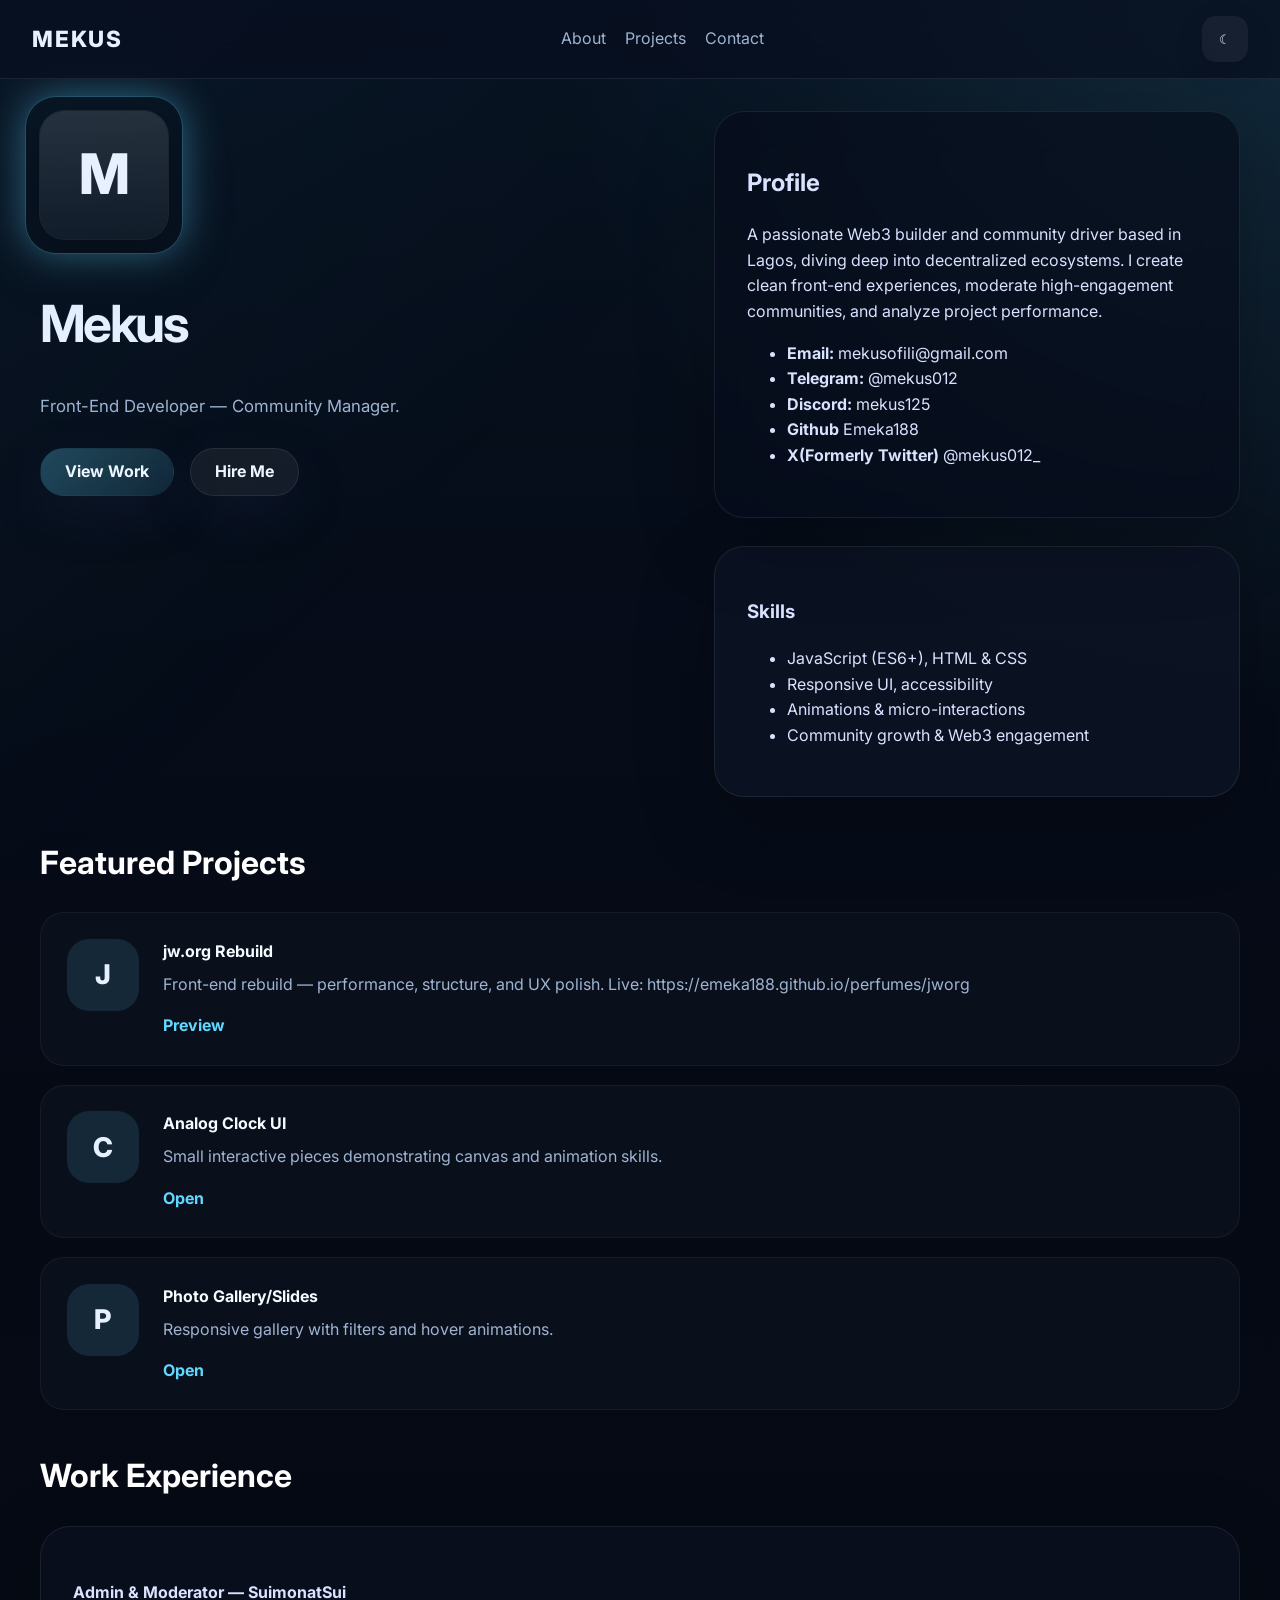
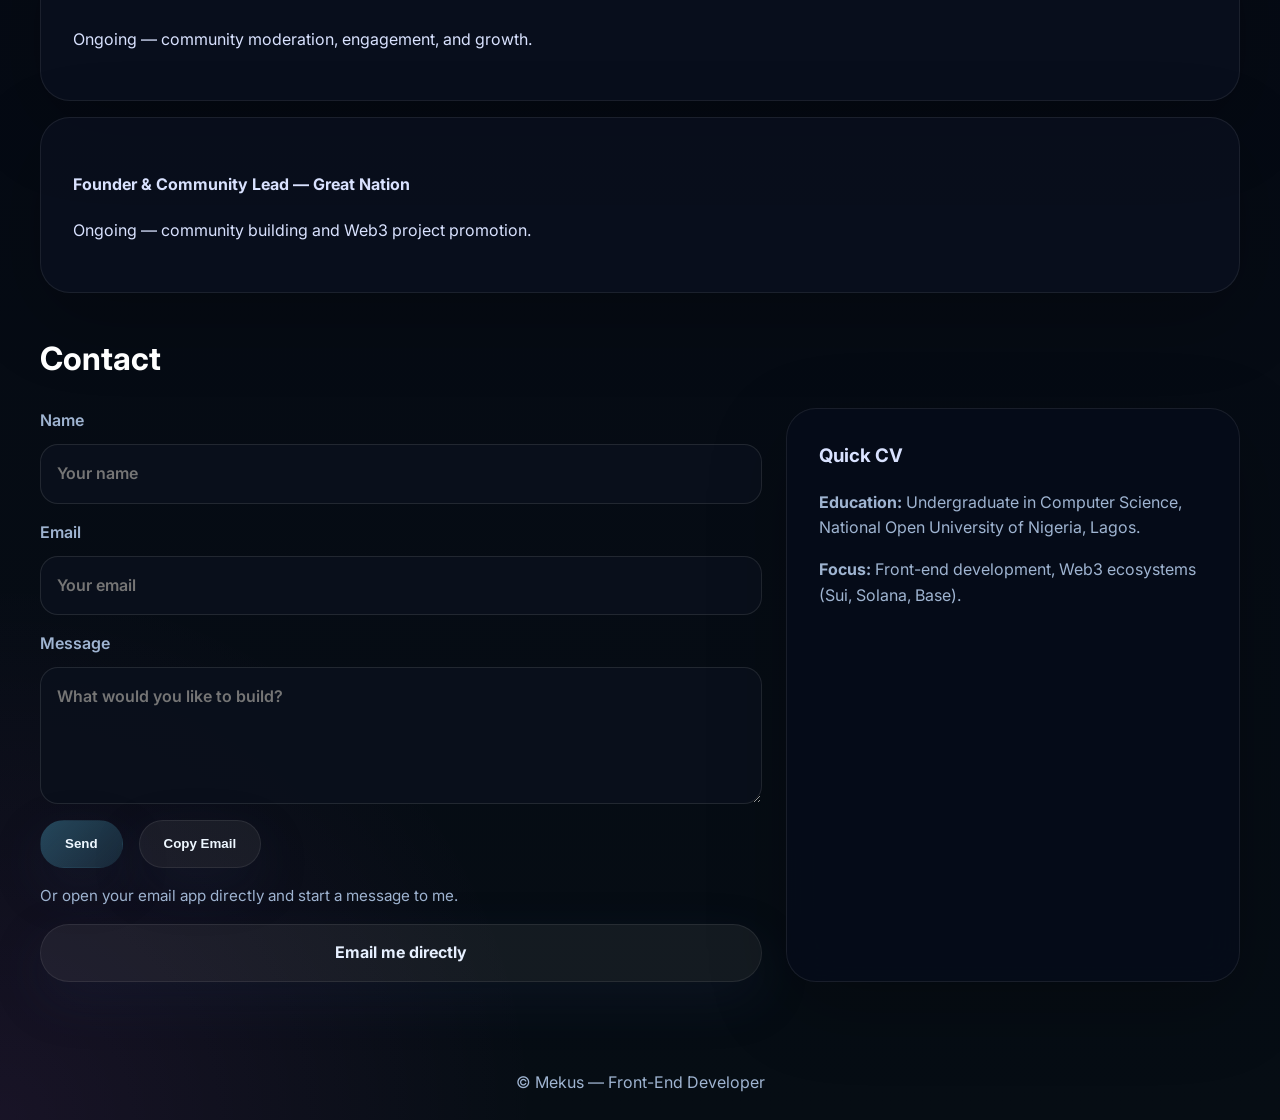
<file: index.html>
<!doctype html>
<html lang="en">
<head>
  <meta charset="utf-8">
  <meta http-equiv="refresh" content="0; url=mekus/">
  <title>Redirecting...</title>
</head>
<body>
  <p>Redirecting to the Mekus portfolio. If you are not redirected, <a href="mekus/">click here</a>.</p>
</body>
</html>
</file>
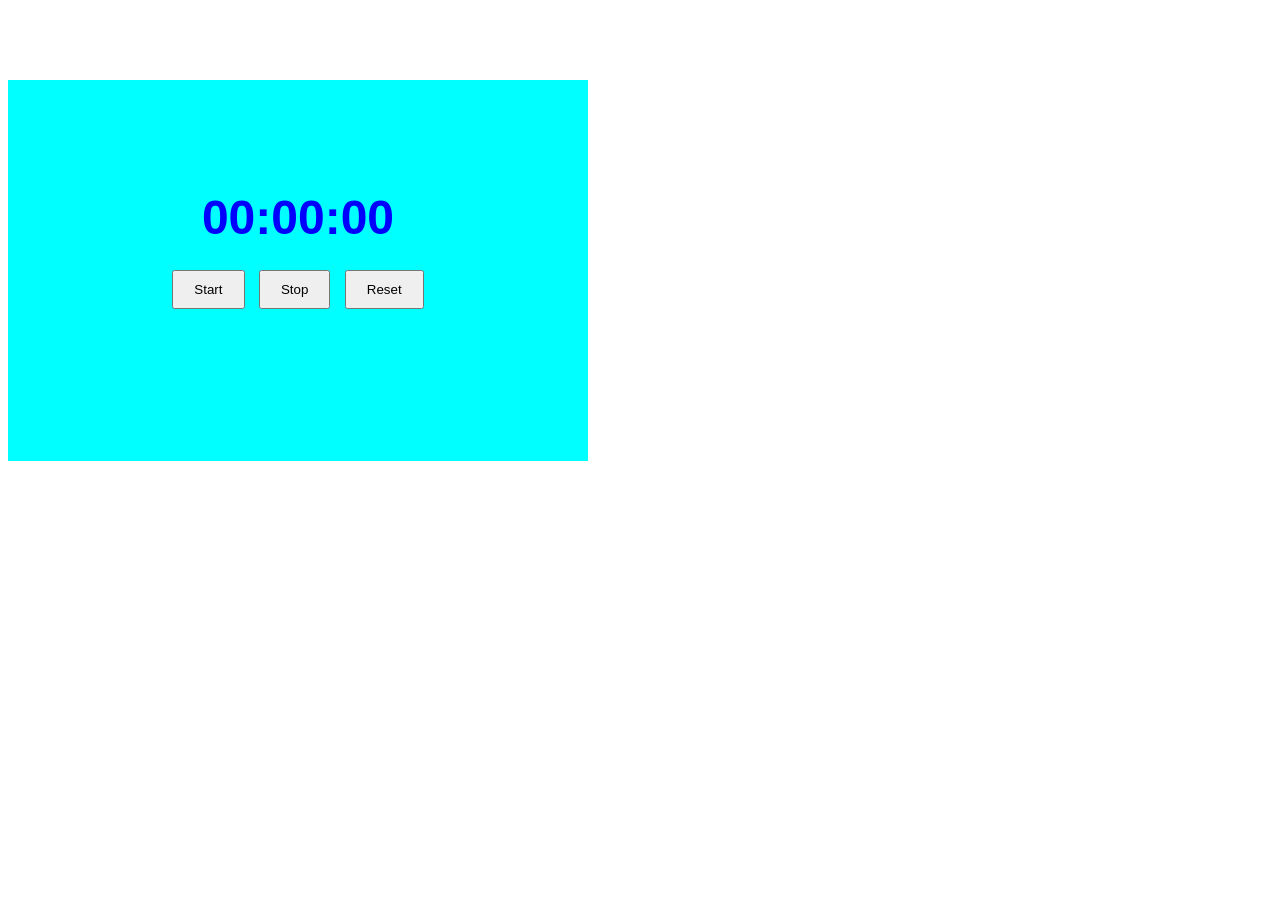
<file: assignments/timer.html>
<!DOCTYPE html>
<html lang="en">
<head>
    <meta charset="UTF-8">
    <meta name="viewport" content="width=device-width, initial-scale=1.0">
    <title>TIMER</title>
    <link rel="stylesheet" href="timer.css">
</head>
<body>
<div class="stopwatch">
    <h1 id="displayTime">00:00:00</h1>
    <div class="buttons">
        <button onclick="watchStart()">Start</button>
        <button onclick="watchStop()">Stop</button>
        <button onclick="watchReset()">Reset</button>
    </div>
</div>
<script src="timer.js"></script>
</body>
</html>
</file>
<file: assignments/timer.css>
.stopwatch {
    text-align: center;
    font-family: Arial, sans-serif;
    width: 400px;
    height: 201px;
    border-color: 10px solid green;
    margin-top: 80px;
    background-color: aqua;
    color: blue;
    padding: 90px;
}
#displayTime {
    font-size: 3em;
    margin: 20px;
}
button {
    padding: 10px 20px;
    margin: 5px;
    cursor: pointer;
}
body {
    justify-items: center;
    justify-content: center;
}
</file>
